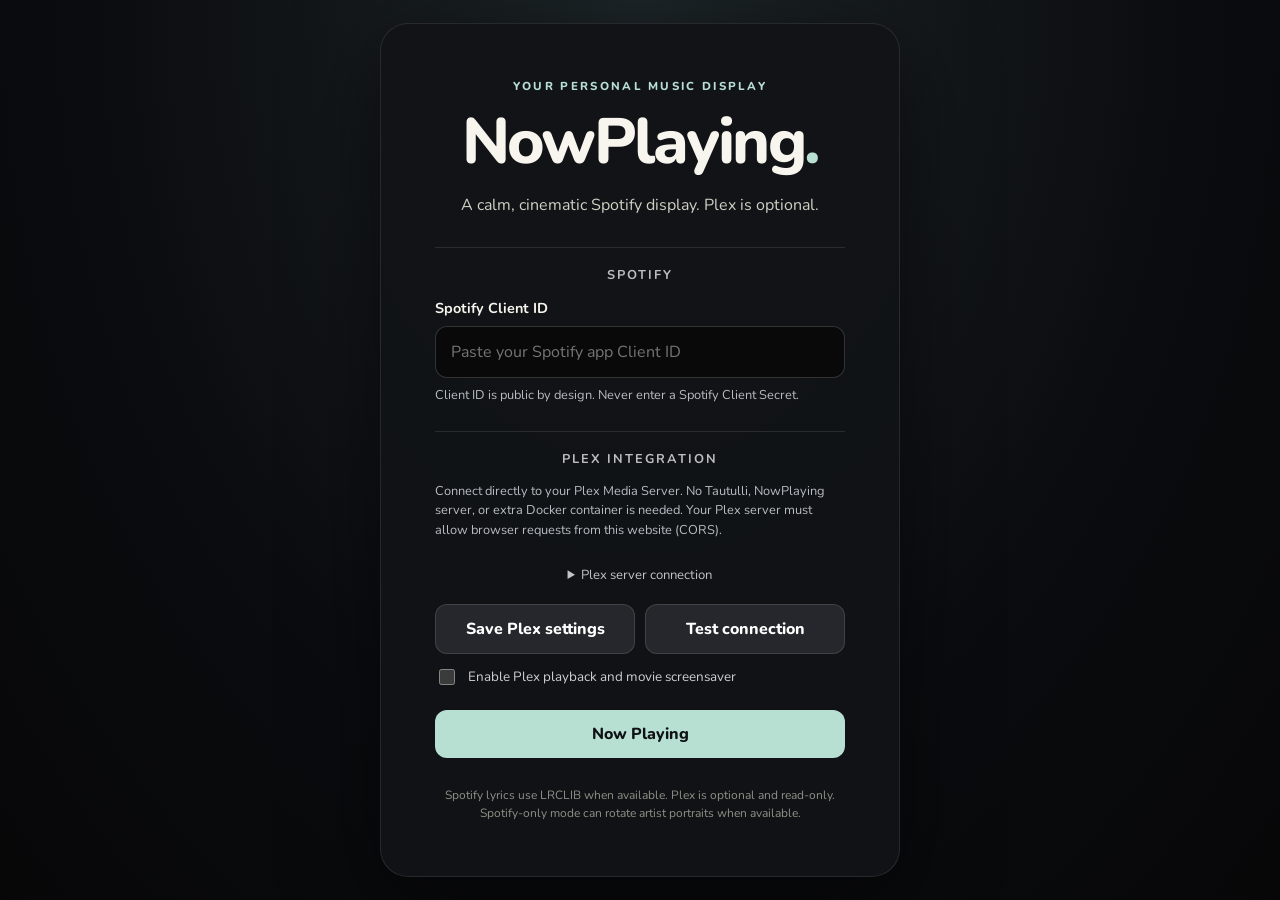
<file: index.html>
<!doctype html>
<html lang="en">
<head>
<meta charset="utf-8"><meta name="viewport" content="width=device-width,initial-scale=1">
<meta name="theme-color" content="#080a0d"><meta name="mobile-web-app-capable" content="yes"><meta name="apple-mobile-web-app-capable" content="yes"><meta name="apple-mobile-web-app-status-bar-style" content="black-translucent"><link rel="manifest" href="manifest.webmanifest"><link rel="icon" href="pwa-icon.svg" type="image/svg+xml"><link rel="apple-touch-icon" href="pwa-icon.svg"><title>NowPlaying — Setup</title>
<link rel="stylesheet" href="style.css">
</head>
<body class="launcher">
<main class="launch-card setup-card">
  <p class="eyebrow">YOUR PERSONAL MUSIC DISPLAY</p>
  <h1>NowPlaying<span>.</span></h1>
  <p class="subtitle">A calm, cinematic Spotify display. Plex is optional.</p>

  <section class="setup-section">
    <h2>Spotify</h2>
    <label class="client-label" for="clientId">Spotify Client ID</label>
    <input id="clientId" autocomplete="off" spellcheck="false" placeholder="Paste your Spotify app Client ID">
    <p class="hint">Client ID is public by design. Never enter a Spotify Client Secret.</p>
  </section>

  <section class="setup-section">
    <h2>Plex integration</h2>
    <p class="hint">Connect directly to your Plex Media Server. No Tautulli, NowPlaying server, or extra Docker container is needed. Your Plex server must allow browser requests from this website (CORS).</p>
    <details class="direct-settings">
      <summary>Plex server connection</summary>
      <p class="hint security-note">Your Plex URL and token are saved in this browser profile, not in GitHub. Anyone or any script with access to this browser profile can potentially read them. Use a limited, trusted Plex account/token where possible.</p>
      <label class="client-label" for="plexUrl">Plex server URL</label>
      <input id="plexUrl" type="url" inputmode="url" autocomplete="url" spellcheck="false" placeholder="https://your-plex-server.example.com">
      <label class="client-label" for="plexToken">Plex token</label>
      <input id="plexToken" type="password" autocomplete="new-password" spellcheck="false" placeholder="Paste your Plex token">
      <label class="client-label" for="plexUsers">Plex usernames to show <span class="optional">comma-separated</span></label>
      <input id="plexUsers" type="text" autocomplete="off" spellcheck="false" placeholder="e.g. your-plex-user, family-account">
      <p class="hint">Only playback sessions matching these usernames will be shown. Leave blank to show no Plex sessions.</p>
    </details>
    <div class="settings-actions">
      <button id="savePlexBtn" class="secondary">Save Plex settings</button>
      <button id="testPlexBtn" class="secondary">Test connection</button>
    </div>
    <label class="toggle-row"><input id="plexEnabled" type="checkbox" checked> Enable Plex playback and movie screensaver</label>
    <p id="plexStatus" role="status" class="status"></p>
  </section>

  <div class="actions">
    <button id="nowPlayingBtn">Now Playing</button>
  </div>
  <p id="status" role="status" class="status"></p>
  <button id="disconnectBtn" class="link-button" hidden>Disconnect Spotify on this browser</button>
  <p class="footer">Spotify lyrics use LRCLIB when available. Plex is optional and read-only. Spotify-only mode can rotate artist portraits when available.</p>
</main>
<script src="app.js"></script>
<script>if ("serviceWorker" in navigator) { window.addEventListener("load", () => navigator.serviceWorker.register("./sw.js").catch(console.error)); }</script></body>
</html>
</file>
<file: style.css>
@import url('https://fonts.googleapis.com/css2?family=Nunito:wght@400;600;700;800&display=swap');
:root{color-scheme:dark;--gold:#f1d783;--gold-dark:#624b0b;--bg:#10110f;--muted:#b7b7ac}
*{box-sizing:border-box}body{margin:0;min-height:100vh;background:radial-gradient(ellipse at 50% 10%,#29271c 0,#10110f 55%,#070807 100%);color:#f7f5ed;font-family:Nunito,system-ui,sans-serif}
.launcher{display:grid;place-items:center;padding:22px}.launch-card{width:min(100%,600px);padding:clamp(26px,6vw,54px);border:1px solid #ffffff18;border-radius:28px;background:#10110fe8;box-shadow:0 25px 90px #0008;text-align:center}
.eyebrow{font-size:.75rem;font-weight:800;letter-spacing:.18em;color:var(--gold);margin:0 0 14px}
h1{font-size:clamp(2.2rem,8vw,4rem);line-height:1.08;margin:0;font-weight:800;letter-spacing:-.04em}.launch-card h1 span{color:var(--gold)}
.subtitle{color:#d1d0c5;line-height:1.6;margin:16px 0 28px}.client-label{display:block;text-align:left;font-weight:700;font-size:.9rem;margin:0 0 8px}
input{width:100%;padding:14px 15px;border-radius:12px;border:1px solid #ffffff2c;background:#080908;color:#fff;font:inherit;outline:none}input:focus{border-color:var(--gold)}
.hint{color:var(--muted);font-size:.8rem;text-align:left;line-height:1.5;margin:8px 0 18px}.actions{display:flex;gap:12px;flex-wrap:wrap}button{font:inherit;font-weight:800;border:0;border-radius:12px;padding:13px 18px;background:var(--gold-dark);color:#fff5d9;cursor:pointer}button:hover{filter:brightness(1.18)}.actions button{flex:1;min-width:140px}.secondary{background:#292a24;border:1px solid #ffffff20}.status,.message{color:var(--gold);font-size:.9rem;line-height:1.5;overflow-wrap:anywhere}.link-button{background:transparent;text-decoration:underline;color:#ddd;padding:8px}.footer{font-size:.75rem;color:#8f9086;line-height:1.5;margin:28px 0 0}
.display{overflow:hidden;position:relative;background:linear-gradient(#070807c9,#070807ed),var(--album-bg,radial-gradient(ellipse at center,#343023,#0b0c0b));background-size:cover;background-position:center}.display:before{content:"";position:absolute;inset:-30px;background:var(--album-bg);background-size:cover;background-position:center;filter:blur(70px);opacity:.18;transform:scale(1.1)}.display-wrap{position:relative;z-index:1;min-height:100vh;display:grid;place-items:center;padding:40px}.player{width:min(1100px,100%);display:grid;grid-template-columns:minmax(220px,380px) 1fr;gap:clamp(28px,5vw,64px);align-items:center;padding:clamp(24px,4vw,48px);border-radius:30px;background:#0d0e0dcc;border:1px solid #ffffff10;box-shadow:0 30px 100px #0005;backdrop-filter:blur(20px)}.cover{display:block;width:100%;aspect-ratio:1;object-fit:cover;border-radius:18px;box-shadow:0 15px 50px #0008}.details{min-width:0}.details h1{font-size:clamp(1.8rem,4vw,3.5rem);overflow-wrap:anywhere}.artist{font-size:clamp(1rem,2vw,1.35rem);color:#d0cfc5;margin:14px 0 28px}.lyrics{min-height:100px;margin:18px 0 30px}.lyric{margin:10px 0;font-size:clamp(.95rem,1.8vw,1.3rem);line-height:1.45}.dim{color:#92938a}.current{color:#fff2c2;font-weight:800;font-size:clamp(1.15rem,2.4vw,1.8rem)}.progress{height:7px;border-radius:99px;background:#ffffff24;overflow:hidden}.progress div{height:100%;width:0;background:var(--gold);border-radius:99px;transition:width .3s linear}.times{display:flex;justify-content:space-between;color:#c6c6bb;font-size:.8rem;margin-top:10px}.back{position:absolute;top:18px;left:20px;background:#1118;border:1px solid #ffffff20;padding:8px 12px;font-size:.8rem}.message{min-height:1.4em}.projector .player{grid-template-columns:minmax(200px,32vw) 1fr;max-width:1300px}.projector .back{opacity:.12}.projector .back:hover{opacity:1}
@media(max-width:700px){.display-wrap{padding:64px 18px 24px}.player,.projector .player{grid-template-columns:1fr;gap:24px;padding:20px}.cover{width:min(68vw,300px);margin:auto}.details{text-align:center}.lyrics{margin:18px 0}.projector .back{opacity:.5}.details h1{font-size:2rem}}

/* Refined NowPlaying atmosphere and playback UI */
:root{--accent:#b8e0d2;--accent-soft:rgba(184,224,210,.22);--accent-glow:rgba(184,224,210,.4)}
.display{background:#08090b}
.artist-backdrop{position:fixed;inset:-8%;z-index:0;background-position:center;background-size:cover;filter:blur(40px) saturate(1.25);opacity:0;transform:scale(1.06);transition:opacity 1s ease}
.artist-backdrop.visible{opacity:.38}
.display:after{content:"";position:fixed;inset:0;z-index:0;background:linear-gradient(110deg,rgba(5,6,8,.8),rgba(5,6,8,.55),rgba(5,6,8,.82)),radial-gradient(ellipse at 45% 45%,var(--accent-soft),transparent 65%);pointer-events:none}
.display-wrap{z-index:1;padding-top:80px;padding-bottom:118px}
.topbar{position:fixed;z-index:3;top:24px;left:28px;right:28px;display:flex;justify-content:space-between;align-items:center;pointer-events:none}
.clock{font-size:clamp(1rem,2vw,1.4rem);font-weight:800;letter-spacing:.04em;font-variant-numeric:tabular-nums;text-shadow:0 2px 20px #0008}
.topbar .back{position:static;pointer-events:auto;backdrop-filter:blur(12px)}
.player{backdrop-filter:blur(24px);background:linear-gradient(135deg,rgba(20,21,24,.82),rgba(12,13,16,.62));border-color:#ffffff20}
.cover{box-shadow:0 22px 65px #0007,0 0 65px var(--accent-glow);transition:box-shadow .8s}
.eyebrow,.queue-label{color:var(--accent)}
.progress div{background:var(--accent);box-shadow:0 0 14px var(--accent-glow)}
.current{text-shadow:0 0 24px var(--accent-glow)}
.controls{display:flex;align-items:center;gap:14px;margin-top:25px}
.control{display:grid;place-items:center;width:52px;height:52px;padding:0;border-radius:50%;font-size:1.1rem;background:#ffffff12;border:1px solid #ffffff26;color:#fff;backdrop-filter:blur(10px)}
.control.primary{width:62px;height:62px;font-size:1.3rem;background:var(--accent);color:#111;border-color:transparent;box-shadow:0 6px 30px var(--accent-glow)}
.control:disabled{opacity:.4;cursor:wait}
.control-label{font-size:.76rem;color:#b9bac3}
.queue-card{position:fixed;z-index:3;right:26px;bottom:22px;width:min(310px,calc(100vw - 36px));display:flex;gap:12px;align-items:center;padding:12px 14px;border:1px solid #ffffff20;border-radius:18px;background:rgba(14,15,18,.78);backdrop-filter:blur(22px);box-shadow:0 12px 44px #0004}
.queue-card.empty{opacity:.8}.queue-cover{width:52px;height:52px;flex:none;object-fit:cover;border-radius:10px}.queue-copy{min-width:0}.queue-label{font-size:.62rem;font-weight:800;letter-spacing:.16em;text-transform:uppercase;margin-bottom:4px}.queue-title{font-size:.88rem;font-weight:800;white-space:nowrap;overflow:hidden;text-overflow:ellipsis}.queue-artist{font-size:.74rem;color:#b8b9c2;white-space:nowrap;overflow:hidden;text-overflow:ellipsis;margin-top:3px}
@media(max-width:700px){.topbar{top:14px;left:16px;right:16px}.display-wrap{padding:72px 18px 150px}.controls{justify-content:center}.control-label{display:none}.queue-card{right:16px;bottom:14px}.artist-backdrop{filter:blur(30px) saturate(1.2)}}


/* High-contrast redesign: Spotify-inspired stage, not a blurred album-cover wallpaper */
:root{color-scheme:dark;--accent:#b8e0d2;--accent-soft:rgba(184,224,210,.18);--accent-glow:rgba(184,224,210,.28);--ink:#090a0c;--panel:#111317;--text:#f7f7f8;--muted:#b8bbc3}
.display{background:#090a0c!important;color:var(--text);isolation:isolate}
.display:before{display:none!important}
.artist-backdrop{position:fixed;inset:-5%;z-index:-2;background-position:center 35%;background-size:cover;filter:blur(22px) saturate(.9);opacity:0;transform:scale(1.08);transition:opacity .8s ease}
.artist-backdrop.visible{opacity:.56}
.display:after{content:"";position:fixed;inset:0;z-index:-1;background:linear-gradient(90deg,rgba(7,8,10,.88) 0%,rgba(7,8,10,.62) 55%,rgba(7,8,10,.83) 100%),linear-gradient(0deg,rgba(7,8,10,.86),transparent 70%),radial-gradient(ellipse at 50% 30%,var(--accent-soft),transparent 70%);pointer-events:none}
.display-wrap{position:relative;z-index:1;min-height:100svh;display:grid;place-items:center;padding:90px 5vw 110px}
.topbar{position:fixed;z-index:5;top:24px;left:30px;right:30px;display:flex;justify-content:space-between;align-items:center;pointer-events:none}
.clock{font-size:1.05rem;font-weight:800;letter-spacing:.04em;font-variant-numeric:tabular-nums;color:#fff;text-shadow:0 2px 18px #000}
.topbar .back{position:static;pointer-events:auto;background:rgba(16,17,20,.7);color:#fff;border:1px solid #ffffff24;border-radius:999px;padding:10px 16px;font-size:.8rem;opacity:.72;backdrop-filter:blur(16px)}
.topbar .back:hover{opacity:1}
.player{width:min(1320px,100%);display:grid;grid-template-columns:minmax(240px,42%) minmax(0,1fr);gap:clamp(30px,5vw,76px);align-items:center;padding:clamp(24px,4vw,58px);border-radius:30px;background:rgba(13,14,17,.62);border:1px solid #ffffff17;box-shadow:0 30px 100px #0006;backdrop-filter:blur(24px)}
.cover{display:block;width:100%;aspect-ratio:1;object-fit:cover;border-radius:14px;box-shadow:0 22px 65px #0008}
.details{min-width:0}.eyebrow,.queue-label{color:var(--accent);font-size:.72rem;font-weight:800;letter-spacing:.2em;text-transform:uppercase}
.details h1{font-size:clamp(2rem,4.5vw,4.8rem);line-height:1.05;letter-spacing:-.045em;color:#fff;overflow-wrap:anywhere;text-shadow:0 2px 24px #0006}
.artist{font-size:clamp(1rem,1.7vw,1.35rem);color:#e0e1e5;margin:16px 0 32px}
.lyrics{min-height:100px;margin:18px 0 28px}.lyric{margin:10px 0;font-size:clamp(.95rem,1.8vw,1.3rem);line-height:1.45}.dim{color:#b8bbc3}.current{color:#fff;font-weight:800;font-size:clamp(1.15rem,2.4vw,1.8rem);text-shadow:0 2px 18px #000}
.progress{height:5px;border-radius:99px;background:rgba(255,255,255,.23);overflow:hidden}.progress div{height:100%;width:0;background:var(--accent);border-radius:99px;transition:width .3s linear}
.times{display:flex;justify-content:space-between;color:#d5d6db;font-size:.8rem;margin-top:10px;font-variant-numeric:tabular-nums}
.controls{display:flex;align-items:center;gap:14px;margin-top:28px}.control{display:grid;place-items:center;width:54px;height:54px;padding:0;border-radius:50%;font-size:1.1rem;background:rgba(255,255,255,.09);border:1px solid rgba(255,255,255,.24);color:#fff;backdrop-filter:blur(10px)}.control:hover{background:rgba(255,255,255,.17)}.control.primary{width:64px;height:64px;font-size:1.35rem;background:var(--accent);color:#101114;border:1px solid rgba(255,255,255,.2);box-shadow:0 6px 24px var(--accent-glow)}.control:disabled{opacity:.45;cursor:wait}.control-label{font-size:.78rem;color:#d0d1d7}.message{min-height:1.4em;margin-top:14px;color:#f0f0f2;font-size:.88rem;line-height:1.5}
.queue-card{position:fixed;z-index:5;right:26px;bottom:24px;width:min(320px,calc(100vw - 36px));display:flex;gap:12px;align-items:center;padding:12px 14px;border:1px solid #ffffff24;border-radius:18px;background:rgba(13,14,17,.88);backdrop-filter:blur(24px);box-shadow:0 12px 44px #0006}.queue-card.empty{opacity:.86}.queue-cover{width:54px;height:54px;flex:none;object-fit:cover;border-radius:10px}.queue-copy{min-width:0}.queue-label{font-size:.63rem;letter-spacing:.17em;margin-bottom:5px}.queue-title{font-size:.9rem;font-weight:800;color:#fff;white-space:nowrap;overflow:hidden;text-overflow:ellipsis}.queue-artist{font-size:.76rem;color:#c5c7ce;white-space:nowrap;overflow:hidden;text-overflow:ellipsis;margin-top:3px}
.projector .player{grid-template-columns:minmax(240px,39%) minmax(0,1fr);max-width:1420px}.projector .back{opacity:.45}.projector .back:hover{opacity:1}
.launcher{background:radial-gradient(ellipse at 50% 0,#1d2528 0,#0b0c0f 60%,#070708 100%)}.launch-card{background:#111317f2}.launch-card h1 span{color:#b8e0d2}.launcher .eyebrow,.launcher .status{color:#b8e0d2}.launcher input:focus{border-color:#b8e0d2}.launcher .actions button:first-child{background:#b8e0d2;color:#101114}.launcher .secondary{background:#25272c;color:#fff}
@media(max-width:760px){.topbar{top:14px;left:16px;right:16px}.display-wrap{padding:72px 16px 150px}.player,.projector .player{grid-template-columns:1fr;gap:22px;padding:20px;border-radius:22px}.cover{width:min(66vw,280px);margin:auto}.details{text-align:center}.details h1{font-size:clamp(1.9rem,8vw,2.6rem)}.artist{margin:12px 0 22px}.controls{justify-content:center}.control-label{display:none}.queue-card{right:14px;bottom:12px}.artist-backdrop{filter:blur(28px) saturate(.9)}}


/* Precise, consistent vector playback controls */
.controls{gap:12px}
.control{display:grid;place-items:center;flex:none;width:48px;height:48px;padding:0;border-radius:50%;line-height:0;transition:background .18s,border-color .18s,transform .18s,opacity .18s}
.control:hover:not(:disabled){transform:translateY(-1px);border-color:#ffffff55}
.control.primary{width:58px;height:58px}
.control.primary:hover:not(:disabled){filter:brightness(1.06)}
.icon-wrap,.button-icon{display:grid;place-items:center;width:23px;height:23px;line-height:0}
.icon-wrap svg,.button-icon{display:block;width:100%;height:100%}
.control.primary .icon-wrap{width:25px;height:25px}
.control:focus-visible,.back:focus-visible{outline:2px solid var(--accent);outline-offset:4px}
.control-label{font-size:.76rem;letter-spacing:.01em}
.message{color:#f5d98a}


/* Mockup-inspired composition with dedicated lyrics space */
.display-wrap{min-height:100svh;padding:clamp(100px,12vh,150px) 5vw clamp(150px,17vh,190px);place-items:center}
.topbar{top:clamp(22px,4vh,42px);left:clamp(26px,4.2vw,72px);right:clamp(26px,4.2vw,72px)}
.clock{font-size:clamp(2.25rem,5.4vw,4.4rem);font-weight:400;letter-spacing:-.045em;line-height:1;color:#fff}
.player,.projector .player{width:min(1180px,100%);max-width:1180px;grid-template-columns:minmax(220px,34%) minmax(0,1fr);gap:clamp(28px,3.5vw,54px);padding:clamp(24px,3.5vw,48px);border-radius:30px;background:rgba(20,20,23,.48);border:1px solid rgba(255,255,255,.28);box-shadow:0 28px 90px #0005;backdrop-filter:blur(28px) saturate(1.15)}
.cover{width:100%;aspect-ratio:1;object-fit:cover;border-radius:12px;box-shadow:0 18px 55px #0006}
.details{text-align:left;display:flex;flex-direction:column;min-width:0}
.details h1{font-size:clamp(2rem,3.6vw,3.65rem);line-height:1.04;letter-spacing:-.045em;margin:0 0 12px}
.artist{font-size:clamp(1.05rem,1.65vw,1.4rem);line-height:1.3;color:rgba(255,255,255,.78);margin:0 0 20px}
/* Reserve a generous lyric stage even when no synced lyrics are available */
.lyrics{display:flex;flex-direction:column;justify-content:center;min-height:clamp(120px,19vh,190px);height:clamp(120px,19vh,190px);overflow:hidden;margin:0 0 22px}
.lyrics[hidden]{display:flex!important;visibility:hidden}
.lyric{margin:7px 0;line-height:1.28;font-size:clamp(1rem,1.65vw,1.4rem);overflow-wrap:anywhere}
.dim{color:rgba(255,255,255,.48);font-weight:500}
.current{color:#fff;font-size:clamp(1.25rem,2.05vw,1.8rem);font-weight:800;text-shadow:0 2px 16px #0006}
.progress{height:5px;background:rgba(255,255,255,.36)}
.progress div{background:var(--accent);box-shadow:0 0 14px var(--accent-glow)}
.times{font-size:.85rem;color:rgba(255,255,255,.85);margin-top:9px}
.controls{gap:14px;margin-top:22px}
.control{width:50px;height:50px;background:rgba(255,255,255,.08);border:1px solid rgba(255,255,255,.5);color:#fff}
.control.primary{width:62px;height:62px;background:var(--accent);color:#171316;border:0;box-shadow:0 7px 25px var(--accent-glow)}
.queue-card{right:clamp(18px,3vw,44px);bottom:clamp(82px,10vh,100px);width:min(340px,calc(100vw - 36px));background:rgba(14,14,17,.78);border-color:rgba(255,255,255,.3);box-shadow:0 12px 38px #0006;backdrop-filter:blur(24px);z-index:10}
.queue-label{color:rgba(255,255,255,.62)}
.queue-title{font-size:.98rem}
.queue-artist{color:rgba(255,255,255,.72)}
.display:after{background:linear-gradient(90deg,rgba(7,8,10,.52),rgba(7,8,10,.36) 55%,rgba(7,8,10,.55)),linear-gradient(0deg,rgba(7,8,10,.6),transparent 65%),linear-gradient(180deg,rgba(7,8,10,.16),transparent 30%),radial-gradient(ellipse at 50% 30%,var(--accent-soft),transparent 70%)}
@media(max-width:760px){
 .display-wrap{padding:90px 16px 150px}
 .clock{font-size:clamp(2rem,10vw,3.1rem)}
 .player,.projector .player{grid-template-columns:minmax(0,1fr);gap:20px;padding:20px;width:min(100%,520px)}
 .cover{width:min(56vw,230px);margin:0 auto}
 .details h1{font-size:clamp(1.8rem,7vw,2.5rem)}
 .artist{margin-bottom:12px}
 .lyrics,.lyrics[hidden]{height:clamp(100px,16vh,145px);min-height:clamp(100px,16vh,145px);margin-bottom:16px}
 .lyrics[hidden]{display:flex!important;visibility:hidden}
 .lyric{font-size:1rem}.current{font-size:1.2rem}
 .controls{margin-top:18px}
 .queue-card{right:14px;bottom:14px}
}
@media(max-height:760px) and (min-width:761px){
 .display-wrap{padding-top:90px;padding-bottom:125px}
 .player,.projector .player{padding:22px;gap:30px}
 .cover{max-height:56vh}
 .lyrics,.lyrics[hidden]{height:clamp(88px,15vh,125px);min-height:clamp(88px,15vh,125px)}
 .queue-card{bottom:18px}
}

/* Final layout pass: dimensions follow the 1161 × 581 reference card */
.artist-backdrop{display:none!important}
.display{background:#080b0f!important}
.display:after{background:linear-gradient(180deg,rgba(5,7,10,.18),rgba(5,7,10,.42))!important}
.display-wrap{padding:clamp(70px,10vh,110px) 24px clamp(92px,12vh,130px)!important;min-height:100svh}
.player,.projector .player{
  box-sizing:border-box;position:relative;isolation:isolate;overflow:hidden;
  width:min(1161px,calc(100vw - 48px));height:min(581px,calc(100svh - 170px));
  min-height:490px;max-width:1161px;
  grid-template-columns:minmax(0,436fr) minmax(0,509fr);
  gap:clamp(28px,6.2vw,72px);
  padding:clamp(28px,6.2vw,72px);
  border-radius:28px;
  background:rgba(12,17,22,.72);
  border:1px solid rgba(255,255,255,.2);
  box-shadow:0 24px 80px rgba(0,0,0,.28);
  backdrop-filter:none;
}
.player::before{
  content:"";position:absolute;inset:-22px;z-index:-2;
  background-image:var(--artist-image,none);background-size:cover;background-position:center 32%;
  filter:blur(26px) saturate(.82);transform:scale(1.08);opacity:.52;pointer-events:none;z-index:0;
}
.player::after{
  content:"";position:absolute;inset:0;z-index:0;
  background:linear-gradient(90deg,rgba(8,12,16,.7),rgba(8,12,16,.56));
  pointer-events:none;
}
.cover{position:relative;z-index:1;width:100%;height:100%;max-height:436px;aspect-ratio:1;object-fit:cover;border-radius:12px;align-self:center}
.details{position:relative;z-index:1;min-width:0;height:100%;max-height:436px;display:flex;flex-direction:column;justify-content:flex-start;overflow:hidden}
.details h1{font-size:clamp(1.8rem,3.15vw,3.2rem);line-height:1.05;letter-spacing:-.04em;margin:0 0 10px;display:-webkit-box;-webkit-line-clamp:2;-webkit-box-orient:vertical;overflow:hidden}
.artist{font-size:clamp(1rem,1.55vw,1.3rem);margin:0 0 18px;line-height:1.25}
.lyrics,.lyrics[hidden]{height:clamp(100px,17vh,160px);min-height:clamp(100px,17vh,160px);max-height:160px;flex:1 1 auto;margin:0 0 16px;display:flex!important;visibility:visible;flex-direction:column;justify-content:center;overflow:hidden}
.lyrics[hidden] p{visibility:hidden}
.lyric{font-size:clamp(.95rem,1.35vw,1.25rem);line-height:1.28;margin:6px 0}
.current{font-size:clamp(1.05rem,1.75vw,1.55rem);line-height:1.22}
.progress{flex:none;margin-top:auto}
.times{flex:none;margin-top:8px}
.controls{flex:none;margin-top:18px}
.message{flex:none;font-size:.8rem;line-height:1.35;max-height:2.7em;overflow:hidden;margin:8px 0 0}
.queue-card{z-index:20;right:clamp(16px,3vw,40px);bottom:clamp(14px,2.5vh,28px);width:min(340px,calc(100vw - 32px))}
@media(max-width:760px){
 .display-wrap{padding:76px 14px 150px!important}
 .player,.projector .player{width:100%;height:auto;min-height:0;max-width:540px;grid-template-columns:1fr;gap:20px;padding:24px}
 .cover{width:min(54vw,220px);height:auto;max-height:none;margin:0 auto}
 .details{height:auto;max-height:none;overflow:visible}
 .details h1{font-size:clamp(1.8rem,7vw,2.5rem)}
 .artist{margin-bottom:10px}
 .lyrics,.lyrics[hidden]{height:120px;min-height:120px;max-height:120px;flex:none;margin-bottom:16px}
 .progress{margin-top:0}
 .queue-card{right:12px;bottom:12px}
}
@media(max-height:700px) and (min-width:761px){
 .display-wrap{padding:48px 24px 70px!important}
 .player,.projector .player{height:min(581px,calc(100svh - 100px));min-height:430px;padding:clamp(24px,5vh,48px);gap:clamp(24px,5vw,58px)}
 .cover,.details{max-height:100%}
 .lyrics,.lyrics[hidden]{height:clamp(80px,13vh,120px);min-height:clamp(80px,13vh,120px)}
}

/* Background and glass are separate layers: show the artist image around the card */
.display{background:#080b0f!important}
.artist-backdrop{display:block!important;position:fixed!important;inset:0!important;z-index:0!important;
  background-position:center 34%!important;background-size:cover!important;filter:none!important;
  opacity:.82!important;transform:none!important;transition:opacity .6s ease}
.display:after{z-index:1!important;background:linear-gradient(180deg,rgba(4,6,9,.12),rgba(4,6,9,.28) 55%,rgba(4,6,9,.5))!important}
.display-wrap{position:relative;z-index:2!important}
.player,.projector .player{
  width:min(1161px,calc(100vw - 48px))!important;
  height:min(581px,calc(100svh - 170px))!important;
  min-height:0!important;
  padding:72px!important;
  gap:72px!important;
  grid-template-columns:minmax(0,436px) minmax(0,509px)!important;
  background:rgba(24,27,31,.44)!important;
  border:1px solid rgba(255,255,255,.22)!important;
  border-radius:28px!important;
  box-shadow:0 24px 80px rgba(0,0,0,.2)!important;
  backdrop-filter:blur(28px) saturate(1.08)!important;
  -webkit-backdrop-filter:blur(28px) saturate(1.08)!important;
  overflow:hidden!important;
}
.player::before,.player::after{display:none!important}
.cover{width:100%!important;height:auto!important;max-height:none!important;aspect-ratio:1!important;align-self:start!important;border-radius:12px!important;object-fit:cover}
.details{height:436px!important;max-height:436px!important;align-self:start!important;overflow:hidden!important;display:flex!important;flex-direction:column!important}
.details h1{flex:0 0 auto!important;margin:0 0 10px!important;max-height:2.1em!important}
.artist{flex:0 0 auto!important;margin:0 0 18px!important}
.lyrics,.lyrics[hidden]{flex:1 1 auto!important;height:auto!important;min-height:0!important;max-height:none!important;margin:0 0 18px!important;overflow:hidden!important;justify-content:center!important}
.lyrics[hidden]{visibility:hidden!important}
.lyric{display:-webkit-box!important;-webkit-box-orient:vertical!important;-webkit-line-clamp:2!important;overflow:hidden!important;margin:5px 0!important;line-height:1.3!important}
.progress{flex:0 0 5px!important;margin-top:0!important}
.times{flex:0 0 auto!important;margin-top:8px!important}
.controls{flex:0 0 auto!important;margin-top:18px!important}
.message{flex:0 0 auto!important;max-height:1.4em!important;white-space:nowrap!important;text-overflow:ellipsis!important}
.queue-card{z-index:10!important}
@media(max-width:760px){
 .artist-backdrop{opacity:.68!important}
 .display-wrap{padding:76px 14px 150px!important}
 .player,.projector .player{width:100%!important;height:auto!important;min-height:0!important;padding:24px!important;gap:20px!important;grid-template-columns:minmax(0,1fr)!important}
 .cover{width:min(54vw,220px)!important;height:auto!important;margin:0 auto!important}
 .details{height:auto!important;max-height:none!important;overflow:visible!important}
 .lyrics,.lyrics[hidden]{height:120px!important;min-height:120px!important;max-height:120px!important;flex:none!important}
 .progress{margin-top:0!important}
}
@media(max-height:700px) and (min-width:761px){
 .display-wrap{padding:50px 24px 72px!important}
 .player,.projector .player{height:min(581px,calc(100svh - 122px))!important;padding:clamp(24px,5vh,48px)!important;gap:clamp(24px,5vw,58px)!important;grid-template-columns:minmax(0,1fr) minmax(0,1.17fr)!important}
 .cover{max-height:100%!important}
 .details{height:100%!important;max-height:100%!important}
}

/* Spacing and integrated Up Next card */
.display-wrap{padding-top:clamp(132px,17vh,168px)!important;padding-bottom:clamp(28px,5vh,52px)!important}
.topbar{top:clamp(22px,3.5vh,36px)!important;left:clamp(28px,4.2vw,72px)!important;right:clamp(28px,4.2vw,72px)!important}
.clock{line-height:1!important}
.player,.projector .player{position:relative!important}
.queue-card{
 position:absolute!important;right:clamp(24px,3vw,40px)!important;bottom:clamp(20px,3vw,32px)!important;
 width:min(300px,38%)!important;min-height:68px!important;
 padding:8px 12px!important;gap:10px!important;
 border:0!important;outline:0!important;border-radius:16px!important;
 background:rgba(10,12,15,.72)!important;box-shadow:none!important;
 backdrop-filter:blur(16px)!important;-webkit-backdrop-filter:blur(16px)!important;
 z-index:4!important;
}
.queue-cover{width:46px!important;height:46px!important;border-radius:9px!important}
.queue-label{font-size:.58rem!important;letter-spacing:.16em!important;margin-bottom:3px!important}
.queue-title{font-size:.82rem!important}
.queue-artist{font-size:.7rem!important}
@media(max-width:760px){
 .display-wrap{padding-top:90px!important;padding-bottom:130px!important}
 .queue-card{position:relative!important;right:auto!important;bottom:auto!important;width:100%!important;max-width:500px!important;margin:16px auto 0!important}
 .player,.projector .player{overflow:visible!important}
}
@media(max-height:700px) and (min-width:761px){
 .display-wrap{padding-top:92px!important;padding-bottom:28px!important}
 .player,.projector .player{height:min(581px,calc(100svh - 120px))!important}
}

/* Composition refinement: scale the whole panel uniformly and keep it centered */
.display-wrap{
 min-height:100svh!important;box-sizing:border-box!important;
 padding:0 40px!important;display:grid!important;place-items:center!important;
}
.topbar{top:clamp(24px,4vh,42px)!important;left:clamp(28px,4.2vw,72px)!important;right:clamp(28px,4.2vw,72px)!important}
.player,.projector .player{
 width:min(1100px,calc(100vw - 80px))!important;
 max-width:1100px!important;height:auto!important;min-height:0!important;
 aspect-ratio:1161 / 581!important;
 box-sizing:border-box!important;
 grid-template-columns:minmax(0,436fr) minmax(0,509fr)!important;
 gap:6.2%!important;padding:6.2%!important;
 border-radius:28px!important;position:relative!important;overflow:hidden!important;
}
.cover{width:100%!important;height:auto!important;aspect-ratio:1!important;max-height:none!important;align-self:center!important;border-radius:12px!important}
.details{height:100%!important;max-height:100%!important;min-height:0!important;overflow:hidden!important}
.queue-card{
 position:absolute!important;right:20px!important;bottom:18px!important;z-index:5!important;
 width:min(285px,36%)!important;min-height:0!important;padding:8px 10px!important;
 display:flex!important;align-items:center!important;gap:10px!important;
 border:0!important;outline:0!important;border-radius:14px!important;
 background:rgba(8,10,13,.74)!important;box-shadow:none!important;
 backdrop-filter:blur(16px)!important;-webkit-backdrop-filter:blur(16px)!important;
}
.queue-cover{width:44px!important;height:44px!important;border-radius:8px!important}
.queue-label{font-size:.56rem!important;letter-spacing:.15em!important;margin-bottom:2px!important}
.queue-title{font-size:.8rem!important}
.queue-artist{font-size:.68rem!important}
@media(max-width:760px){
 .display-wrap{padding:88px 14px 24px!important;place-items:start center!important}
 .player,.projector .player{width:min(100%,520px)!important;aspect-ratio:auto!important;height:auto!important;grid-template-columns:minmax(0,1fr)!important;gap:20px!important;padding:24px!important;overflow:visible!important}
 .cover{width:min(54vw,220px)!important;margin:0 auto!important}
 .details{height:auto!important;max-height:none!important;overflow:visible!important}
 .queue-card{position:relative!important;right:auto!important;bottom:auto!important;width:100%!important;max-width:none!important;margin:14px 0 0!important}
}
@media(max-height:720px) and (min-width:761px){
 .display-wrap{padding:90px 24px 20px!important}
 .player,.projector .player{width:min(1030px,calc((100svh - 120px) * 1.92),calc(100vw - 80px))!important}
}

/* Clean final composition: one backdrop, one centered glass card */
.display{background:#080a0d!important;isolation:isolate!important}
.display:before{display:none!important;content:none!important}
.artist-backdrop{position:fixed!important;inset:0!important;z-index:-2!important;display:block!important;background-size:cover!important;background-position:center 35%!important;filter:blur(0)!important;opacity:0!important;transform:none!important;transition:opacity .6s ease!important}
.artist-backdrop.visible{opacity:.68!important}
.display:after{z-index:-1!important;background:linear-gradient(180deg,rgba(4,6,9,.26),rgba(4,6,9,.48))!important}
.display-wrap{min-height:100svh!important;height:100svh!important;box-sizing:border-box!important;padding:0 24px!important;display:grid!important;place-items:center!important;position:relative!important;z-index:1!important}
.topbar{top:clamp(20px,3.5vh,36px)!important;left:clamp(26px,4.2vw,72px)!important;right:clamp(26px,4.2vw,72px)!important}
.player,.projector .player{position:relative!important;isolation:isolate!important;overflow:hidden!important;width:min(1000px,calc(100vw - 64px),calc((100svh - 130px) * 1.92))!important;max-width:1000px!important;min-height:0!important;height:auto!important;aspect-ratio:1161 / 581!important;box-sizing:border-box!important;grid-template-columns:minmax(0,436fr) minmax(0,509fr)!important;gap:6.2%!important;padding:6.2%!important;border:1px solid rgba(255,255,255,.18)!important;border-radius:26px!important;background:rgba(18,21,25,.58)!important;box-shadow:0 22px 70px rgba(0,0,0,.24)!important;backdrop-filter:blur(30px) saturate(1.08)!important;-webkit-backdrop-filter:blur(30px) saturate(1.08)!important}
.player::before,.player::after{content:none!important;display:none!important}
.cover{position:relative!important;z-index:1!important;width:100%!important;height:auto!important;aspect-ratio:1!important;max-height:none!important;align-self:center!important;border-radius:10px!important;object-fit:cover!important}
.details{position:relative!important;z-index:1!important;height:100%!important;max-height:100%!important;min-height:0!important;overflow:hidden!important;display:flex!important;flex-direction:column!important}
.details h1,.artist{flex:0 0 auto!important}
.lyrics,.lyrics[hidden]{flex:1 1 auto!important;min-height:0!important;height:auto!important;max-height:none!important;overflow:hidden!important;margin:clamp(8px,1.5vh,18px) 0!important}
.lyrics[hidden]{visibility:hidden!important}
.queue-card{position:absolute!important;right:18px!important;bottom:16px!important;z-index:4!important;width:min(265px,34%)!important;min-height:0!important;padding:7px 9px!important;margin:0!important;display:flex!important;align-items:center!important;gap:9px!important;border:0!important;outline:0!important;border-radius:12px!important;background:rgba(7,9,12,.82)!important;box-shadow:none!important;backdrop-filter:blur(14px)!important;-webkit-backdrop-filter:blur(14px)!important}
.queue-cover{width:40px!important;height:40px!important;border-radius:7px!important}
.queue-label{font-size:.54rem!important;letter-spacing:.14em!important;margin-bottom:1px!important}
.queue-title{font-size:.76rem!important;line-height:1.2!important}
.queue-artist{font-size:.65rem!important;margin-top:2px!important}
@media(max-width:760px){.display-wrap{height:auto!important;min-height:100svh!important;padding:88px 14px 24px!important;place-items:start center!important}.player,.projector .player{width:min(100%,520px)!important;height:auto!important;aspect-ratio:auto!important;grid-template-columns:minmax(0,1fr)!important;gap:20px!important;padding:22px!important;overflow:visible!important}.cover{width:min(54vw,220px)!important;margin:0 auto!important}.details{height:auto!important;max-height:none!important;overflow:visible!important}.lyrics,.lyrics[hidden]{height:120px!important;min-height:120px!important;max-height:120px!important;flex:none!important}.queue-card{position:relative!important;right:auto!important;bottom:auto!important;width:100%!important;max-width:none!important;margin:14px 0 0!important}}
@media(max-height:650px) and (min-width:761px){.display-wrap{padding:62px 24px 16px!important}.player,.projector .player{width:min(920px,calc(100vw - 64px),calc((100svh - 90px) * 1.92))!important}}

/* Custom SVG playback controls: album-adaptive magenta-style design */
.control.primary{padding:0!important;background:transparent!important;border:0!important;box-shadow:none!important;width:58px!important;height:58px!important}
#nextBtn.control{padding:0!important;background:transparent!important;border:0!important;box-shadow:none!important;width:48px!important;height:48px!important}
.control .icon-wrap{display:block!important;width:100%!important;height:100%!important;line-height:0!important}
.control .icon-wrap svg{display:block!important;width:100%!important;height:100%!important}
.control.primary:hover:not(:disabled){filter:brightness(1.07)!important;box-shadow:none!important}
#nextBtn:hover:not(:disabled){filter:brightness(1.06)!important}


/* Fix lyric clipping and make album-art spacing symmetrical */
.player,.projector .player{
  width:min(1000px,calc(100vw - 64px),calc((100svh - 72px) * 1.92))!important;
  aspect-ratio:1161 / 581!important;
  padding:6.2%!important;
  gap:6.2%!important;
  align-items:stretch!important;
}
.cover{
  align-self:start!important;
  width:100%!important;
  height:auto!important;
  aspect-ratio:1!important;
  margin:0!important;
  box-shadow:0 18px 48px rgba(0,0,0,.22)!important;
}
.details{
  display:flex!important;
  flex-direction:column!important;
  justify-content:flex-start!important;
  min-width:0!important;
  min-height:0!important;
  overflow:hidden!important;
}
.details h1{line-height:1.08!important;margin:0!important}
.artist{line-height:1.25!important;margin:12px 0 0!important;flex:0 0 auto!important}
.lyrics,.lyrics[hidden]{
  display:grid!important;
  grid-template-rows:minmax(0,1fr) auto minmax(0,1fr)!important;
  align-content:center!important;
  align-items:center!important;
  gap:3px!important;
  flex:1 1 auto!important;
  width:100%!important;
  min-height:0!important;
  height:auto!important;
  max-height:none!important;
  margin:clamp(10px,1.7vh,18px) 0!important;
  padding:0!important;
  overflow:hidden!important;
}
.lyrics[hidden]{display:none!important}
.lyric{
  min-width:0!important;
  width:100%!important;
  margin:0!important;
  line-height:1.22!important;
  overflow:hidden!important;
  text-overflow:ellipsis!important;
  display:-webkit-box!important;
  -webkit-box-orient:vertical!important;
  -webkit-line-clamp:2!important;
}
.lyric.dim{font-size:clamp(.9rem,1.35vw,1.2rem)!important;line-height:1.25!important}
.lyric.current{font-size:clamp(1.1rem,1.8vw,1.55rem)!important;line-height:1.2!important}
.progress{flex:0 0 6px!important}
.times{flex:0 0 auto!important;margin-top:8px!important}
.controls{flex:0 0 auto!important;margin-top:18px!important}
.message{flex:0 0 auto!important;min-height:0!important;margin:4px 0 0!important}
@media(max-width:760px){
 .player,.projector .player{width:min(100%,520px)!important;aspect-ratio:auto!important;padding:22px!important;gap:20px!important;align-items:stretch!important}
 .cover{width:min(54vw,220px)!important;align-self:center!important}
 .details{height:auto!important;max-height:none!important;overflow:visible!important}
 .lyrics,.lyrics[hidden]{height:112px!important;min-height:112px!important;max-height:112px!important;flex:none!important}
}
@media(max-height:700px) and (min-width:761px){
 .player,.projector .player{width:min(920px,calc(100vw - 64px),calc((100svh - 60px) * 1.92))!important}
}


/* Equal artwork inset: same physical inset on every side of the cover */
@media(min-width:761px){
 .player,.projector .player{
   padding:clamp(32px,9.2vw,116px)!important;
   grid-template-columns:minmax(0,.75fr) minmax(0,1fr)!important;
   grid-template-rows:minmax(0,1fr)!important;
   gap:6.2%!important;
   align-items:stretch!important;
 }
 .cover{
   align-self:center!important;
   justify-self:start!important;
   width:auto!important;
   height:100%!important;
   max-width:100%!important;
   aspect-ratio:1!important;
   object-fit:cover!important;
   margin:0!important;
 }
 .details{min-height:0!important;height:100%!important;overflow:hidden!important}
}
@media(max-width:760px){
 .player,.projector .player{padding:22px!important}
 .cover{width:min(54vw,220px)!important;height:auto!important;aspect-ratio:1!important;margin:0 auto!important}
}


/* Final desktop layout correction: modest equal inset, natural content height */
@media(min-width:761px){
 .player,.projector .player{
   width:min(1000px,calc(100vw - 64px),calc((100svh - 56px) * 1.92))!important;
   aspect-ratio:1161 / 581!important;
   padding:4.2%!important;
   gap:5.2%!important;
   grid-template-columns:minmax(0, .82fr) minmax(0, 1fr)!important;
   grid-template-rows:minmax(0,1fr)!important;
   align-items:center!important;
   overflow:hidden!important;
 }
 .cover{
   display:block!important;
   width:100%!important;
   height:auto!important;
   max-width:none!important;
   aspect-ratio:1!important;
   align-self:center!important;
   justify-self:stretch!important;
   margin:0!important;
 }
 .details{
   height:auto!important;
   max-height:100%!important;
   min-height:0!important;
   align-self:center!important;
   justify-content:center!important;
   overflow:visible!important;
 }
 .details h1{font-size:clamp(2rem,3.5vw,3.5rem)!important;line-height:1.08!important}
 .artist{margin:10px 0 0!important}
 .lyrics,.lyrics[hidden]{
   flex:0 1 auto!important;
   min-height:0!important;
   height:clamp(82px,13vh,130px)!important;
   max-height:130px!important;
   margin:12px 0!important;
 }
 .progress{margin-top:8px!important}
 .controls{margin-top:14px!important}
 .control.primary{width:56px!important;height:56px!important}
 #nextBtn.control{width:48px!important;height:48px!important}
}


/* Stable player geometry: artwork defines row height; controls sit on its bottom edge */
@media(min-width:761px){
 .player,.projector .player{
   padding:3.2%!important;
   gap:5.2%!important;
   grid-template-columns:minmax(0,.9fr) minmax(0,1fr)!important;
   grid-template-rows:minmax(0,1fr)!important;
   align-items:stretch!important;
   overflow:hidden!important;
 }
 .cover{
   width:100%!important;
   height:auto!important;
   aspect-ratio:1!important;
   align-self:center!important;
   justify-self:stretch!important;
   margin:0!important;
 }
 .details{
   display:flex!important;
   flex-direction:column!important;
   align-self:stretch!important;
   justify-content:flex-start!important;
   height:100%!important;
   max-height:100%!important;
   min-height:0!important;
   overflow:hidden!important;
 }
 .details h1{flex:0 0 auto!important}
 .artist{flex:0 0 auto!important}
 .lyrics,.lyrics:not([hidden]){
   flex:1 1 auto!important;
   min-height:72px!important;
   height:auto!important;
   max-height:none!important;
   margin:clamp(8px,1.2vh,14px) 0!important;
   overflow:hidden!important;
 }
 .lyrics[hidden]{display:none!important}
 .progress{flex:0 0 6px!important;margin-top:auto!important}
 .times{flex:0 0 auto!important}
 .controls{flex:0 0 auto!important;margin-top:12px!important;align-self:flex-start!important}
 .message{flex:0 0 auto!important;min-height:0!important;margin:2px 0 0!important}
}


/* Hotfix: stop lyric rows colliding; reduce the dead space around artwork */
@media (min-width:761px) {
  .player, .projector .player {
    padding: 3% !important;
    gap: 4% !important;
    grid-template-columns: minmax(0, .96fr) minmax(0,, 1fr) !important;
    align-items: stretch !important;
  }
  .cover {
    width: 100% !important;
    height: auto !important;
    max-width: none !important;
    max-height: 100% !important;
    aspect-ratio: 1 / 1 !important;
    align-self: center !important;
    justify-self: stretch !important;
    margin: 0 !important;
  }
  .details {
    min-width: 0 !important;
    min-height: 0 !important;
    height: 100% !important;
    max-height: 100% !important;
    overflow: hidden !important;
    justify-content: flex-start !important;
  }
  /* Only show the active lyric: long two-line lyrics cannot collide with neighbours. */
  #prevLyric, #nextLyric { display: none !important; }
  .lyrics, .lyrics:not([hidden]) {
    display: flex !important;
    flex: 1 1 auto !important;
    min-height: 0 !important;
    height: auto !important;
    max-height: none !important;
    margin: 12px 0 !important;
    padding: 0 !important;
    overflow: hidden !important;
    align-items: flex-start !important;
    justify-content: center !important;
  }
  #currentLyric {
    display: -webkit-box !important;
    width: 100% !important;
    max-width: 100% !important;
    margin: 0 !important;
    overflow: hidden !important;
    -webkit-box-orient: vertical !important;
    -webkit-line-clamp: 3 !important;
    line-height: 1.3 !important;
    overflow-wrap: anywhere !important;
  }
  .progress { flex: 0 0 6px !important; margin-top: auto !important; }
  .times { flex: 0 0 auto !important; }
  .controls { flex: 0 0 auto !important; margin-top: 12px !important; }
}
@media (max-width:760px) {
  .player, .projector .player { padding: 18px !important; }
  #prevLyric, #nextLyric { display: none !important; }
  .lyrics, .lyrics:not([hidden]) {
    display: flex !important;
    height: 76px !important;
    min-height: 76px !important;
    max-height: 76px !important;
    overflow: hidden !important;
    justify-content: center !important;
  }
  #currentLyric {
    display: -webkit-box !important;
    -webkit-box-orient: vertical !important;
    -webkit-line-clamp: 2 !important;
    overflow: hidden !important;
    line-height: 1.25 !important;
  }
}


/* Correct grid declaration for the artwork/metadata split */
@media (min-width:761px) {
  .player, .projector .player {
    grid-template-columns: minmax(0, .96fr) minmax(0, 1fr) !important;
  }
}


/* Queue lives outside the main player: pin it to the viewport, never inside the card. */
.display-wrap {
  height: 100svh !important;
  min-height: 100svh !important;
  box-sizing: border-box !important;
  padding: 76px 24px 88px !important;
  display: grid !important;
  place-items: center !important;
}
.player, .projector .player {
  position: relative !important;
  margin: 0 auto !important;
}
.queue-card {
  position: fixed !important;
  right: clamp(14px, 2.5vw, 32px) !important;
  bottom: clamp(14px, 2.5vh, 28px) !important;
  left: auto !important;
  top: auto !important;
  z-index: 20 !important;
  width: min(340px, calc(100vw - 28px)) !important;
  max-width: calc(100vw - 28px) !important;
  margin: 0 !important;
}
@media (max-width: 760px) {
  .display-wrap {
    height: 100svh !important;
    min-height: 100svh !important;
    padding: 76px 14px 96px !important;
    place-items: center !important;
  }
  .player, .projector .player {
    width: min(100%, 520px) !important;
    max-height: calc(100svh - 190px) !important;
    overflow: hidden !important;
    padding: 18px !important;
    gap: 16px !important;
  }
  .cover { width: min(48vw, 200px) !important; margin: 0 auto !important; }
  .details { min-height: 0 !important; overflow: hidden !important; }
  .queue-card {
    right: 14px !important;
    bottom: 14px !important;
    left: 14px !important;
    width: auto !important;
    max-width: none !important;
  }
}
@media (min-width: 761px) {
  .display-wrap {
    height: 100svh !important;
    min-height: 100svh !important;
    padding: 76px 24px 88px !important;
    place-items: center !important;
  }
  .player, .projector .player {
    width: min(1000px, calc(100vw - 64px), calc((100svh - 164px) * 1.92)) !important;
  }
}


/* Spotify/Plex source indicator and cinematic idle screensaver */
.setup-card{max-width:520px!important}
.setup-section{margin:26px 0 22px;padding-top:18px;border-top:1px solid rgba(255,255,255,.1)}
.setup-section h2{font-size:.8rem;letter-spacing:.16em;text-transform:uppercase;color:rgba(255,255,255,.72);margin:0 0 14px}
.optional{font-size:.65rem;color:rgba(255,255,255,.48);font-weight:400;letter-spacing:.04em}
.direct-settings{margin-top:12px;color:rgba(255,255,255,.75);font-size:.82rem}
.direct-settings summary{cursor:pointer;padding:8px 0}
.security-note{color:#e9cda0!important}
.settings-actions{display:flex;gap:10px;margin:12px 0;flex-wrap:wrap}
.settings-actions button{flex:1;min-width:130px}
.toggle-row{display:flex;align-items:center;gap:10px;font-size:.84rem;color:rgba(255,255,255,.8);margin:12px 0}
.toggle-row input{accent-color:#f5a623;width:16px;height:16px}
.topbar-actions{display:flex;align-items:center;gap:18px}
.source-badge{width:27px;height:27px;display:inline-flex;align-items:center;justify-content:center;opacity:.9}
.source-badge svg{display:block;width:100%;height:100%}
.source-badge[hidden]{display:none!important}
.media-meta{font-size:clamp(.72rem,1.05vw,.95rem);line-height:1.45;color:rgba(255,255,255,.7);margin:9px 0 0;flex:0 0 auto}
.screensaver-caption{position:fixed;z-index:3;left:clamp(24px,5vw,76px);bottom:clamp(24px,5vh,58px);max-width:min(760px,80vw);pointer-events:none;text-shadow:0 2px 22px rgba(0,0,0,.6);transition:opacity .8s ease}
.screensaver-title{font-size:clamp(1.4rem,3.4vw,3.3rem);font-weight:650;line-height:1.08;letter-spacing:-.035em}
.screensaver-year{font-size:clamp(.85rem,1.2vw,1.1rem);color:rgba(255,255,255,.76);margin-top:8px;letter-spacing:.08em}
.display.idle .player,.display.idle .queue-card{display:none!important}
.display.idle .display-wrap{display:block!important;padding:0!important;min-height:100svh!important;height:100svh!important}
.display.idle .artist-backdrop{opacity:1!important;filter:none!important;transform:scale(1.035)!important;transition:opacity 1.3s ease,transform 12s ease!important}
.display.idle .artist-backdrop:after{content:"";position:absolute;inset:0;background:linear-gradient(90deg,rgba(3,5,8,.58),rgba(3,5,8,.04) 75%),linear-gradient(0deg,rgba(3,5,8,.62),transparent 65%)}
.display.idle .topbar{z-index:10}
.display.idle .back{display:none!important}
.display.idle .screensaver-caption[hidden]{display:none!important}
.display.plex-mode .cover{object-fit:contain!important;background:rgba(0,0,0,.14)!important}
.display.plex-mode .lyrics,.display.plex-mode .controls{display:none!important}
.display.plex-mode .details{justify-content:center!important}
.display.plex-mode .progress{margin-top:clamp(16px,3vh,32px)!important}
.display.plex-mode .media-meta{display:block!important}
@media(max-width:760px){.screensaver-caption{max-width:88vw;bottom:28px}.topbar-actions{gap:12px}.source-badge{width:24px;height:24px}.setup-card{padding:28px 22px!important}}


/* Playback source indicator pinned to the top-right with adaptive contrast. */
.topbar-actions{margin-left:auto;justify-content:flex-end}
.source-badge{position:fixed!important;top:clamp(22px,4vh,42px)!important;right:clamp(26px,4.2vw,72px)!important;z-index:30!important;width:clamp(27px,3vw,38px)!important;height:clamp(27px,3vw,38px)!important;display:flex;align-items:center;justify-content:center;opacity:1!important;pointer-events:none;filter:brightness(0) invert(1);transition:filter .25s ease,opacity .2s ease}
.source-badge img{display:block;width:100%;height:100%;object-fit:contain}
.source-badge.on-light-background{filter:brightness(0)!important}
.source-badge[hidden]{display:none!important}
@media(max-width:760px){.source-badge{top:14px!important;right:16px!important;width:25px!important;height:25px!important}}


/* Keep the source icon in the top-right, with Setup to its left and a clear gap. */
.topbar-actions{position:fixed!important;top:clamp(22px,4vh,42px)!important;right:clamp(26px,4.2vw,72px)!important;display:flex!important;flex-direction:row!important;align-items:center!important;gap:18px!important;z-index:31!important;pointer-events:none}
.topbar-actions .back{order:1!important;position:static!important;pointer-events:auto!important}
.topbar-actions .source-badge{order:2!important;position:static!important;inset:auto!important;flex:none!important;width:38px!important;height:38px!important;z-index:32!important}
.source-badge img{width:100%;height:100%;object-fit:contain}
@media(max-width:760px){.topbar-actions{top:14px!important;right:16px!important;gap:12px!important}.topbar-actions .source-badge{width:25px!important;height:25px!important}}


/* Final sizing/alignment polish for source icon and Plex poster. */
.topbar-actions .source-badge{width:auto!important;height:42px!important;min-width:42px!important;opacity:.72!important;filter:none!important}
.topbar-actions .source-badge img{width:42px!important;height:42px!important;object-fit:contain;opacity:.72!important;filter:brightness(0) invert(1);transition:opacity .2s ease,filter .2s ease}
.topbar-actions .source-badge.on-light-background img{filter:brightness(0)!important}
.topbar-actions .back{height:42px!important;min-height:42px!important;display:inline-flex!important;align-items:center!important;justify-content:center!important}
.display.plex-mode .cover{border-radius:14px!important;object-fit:contain!important;background:transparent!important;align-self:center!important;justify-self:stretch!important}
@media(max-width:760px){.topbar-actions .source-badge{height:42px!important;min-width:42px!important}.topbar-actions .source-badge img{width:42px!important;height:42px!important}}


/* Final UI correction: remove Setup outline and normalize icon/poster geometry. */
.topbar .back{
  border:0!important;
  outline:0!important;
  box-shadow:none!important;
  height:42px!important;
  min-height:42px!important;
  padding:0 16px!important;
  border-radius:999px!important;
}
.topbar .back:focus,.topbar .back:focus-visible{
  outline:none!important;
  box-shadow:none!important;
}
.topbar-actions{gap:12px!important;align-items:center!important}
.topbar-actions .source-badge{
  width:42px!important;height:42px!important;min-width:42px!important;
  padding:0!important;display:flex!important;align-items:center!important;justify-content:center!important;
  border-radius:50%!important;overflow:hidden!important;opacity:.68!important;
}
.topbar-actions .source-badge img{
  display:block!important;width:27px!important;height:27px!important;
  max-width:27px!important;max-height:27px!important;object-fit:contain!important;
  opacity:.85!important;
}
.topbar-actions .source-badge.on-light-background img{filter:brightness(0)!important}
.topbar-actions .source-badge:not(.on-light-background) img{filter:brightness(0) invert(1)!important}
.display.plex-mode .player,.display.plex-mode .projector .player{
  padding:3%!important;
  grid-template-columns:minmax(0,.96fr) minmax(0,1fr)!important;
  gap:4%!important;
  align-items:center!important;
}
.display.plex-mode .cover{
  width:100%!important;height:auto!important;aspect-ratio:1!important;
  max-width:none!important;max-height:none!important;
  object-fit:contain!important;border-radius:14px!important;
  align-self:center!important;justify-self:stretch!important;margin:0!important;
}
@media(max-width:760px){
 .topbar-actions{gap:10px!important}
 .topbar-actions .source-badge{width:42px!important;height:42px!important}
 .topbar-actions .source-badge img{width:27px!important;height:27px!important}
 .display.plex-mode .player{padding:18px!important;gap:16px!important}
 .display.plex-mode .cover{width:min(66vw,280px)!important;margin:0 auto!important}
}


/* Targeted fix: compact source mark, true poster inset, and Spotify-matched corners. */
.topbar-actions .source-badge{
 width:30px!important;height:30px!important;min-width:30px!important;
 opacity:.62!important;background:transparent!important;border:0!important;
}
.topbar-actions .source-badge img{
 width:24px!important;height:24px!important;max-width:24px!important;max-height:24px!important;
 opacity:.72!important;
}
@media(max-width:760px){
 .topbar-actions .source-badge{width:30px!important;height:30px!important;min-width:30px!important}
 .topbar-actions .source-badge img{width:24px!important;height:24px!important}
}
/* Keep the poster as a square cover with the same radius and inset as Spotify art. */
.display.plex-mode .player,.display.plex-mode .projector .player{
 padding:clamp(28px,3.2vw,46px)!important;
 grid-template-columns:minmax(0,.96fr) minmax(0,1fr)!important;
 gap:4%!important;
 align-items:center!important;
}
.display.plex-mode .cover{
 display:block!important;width:100%!important;height:auto!important;
 aspect-ratio:1/1!important;object-fit:contain!important;
 border-radius:18px!important;
 align-self:center!important;justify-self:stretch!important;margin:0!important;
}


/* Source logo should match the Setup control's full 42px height and width. */
.topbar-actions .source-badge{
 width:42px!important;height:42px!important;min-width:42px!important;
 opacity:.68!important;background:transparent!important;border:0!important;
}
.topbar-actions .source-badge img{
 width:42px!important;height:42px!important;max-width:42px!important;max-height:42px!important;
 object-fit:contain!important;opacity:.78!important;
}
@media(max-width:760px){
 .topbar-actions .source-badge{width:42px!important;height:42px!important;min-width:42px!important}
 .topbar-actions .source-badge img{width:42px!important;height:42px!important;max-width:42px!important;max-height:42px!important}
}


/* Definitive Plex artwork geometry: preserve the portrait poster, don't put it
   inside a square Spotify-cover box. The poster is vertically centered with
   the same inset as the details column. */
body.display.plex-mode .player{
  grid-template-columns:minmax(0, .9fr) minmax(0, 1fr)!important;
  grid-template-rows:minmax(0,1fr)!important;
  align-items:center!important;
  padding:clamp(28px,4vw,52px)!important;
  gap:clamp(28px,4vw,52px)!important;
}
body.display.plex-mode #cover.cover{
  display:block!important;
  width:100%!important;
  height:auto!important;
  aspect-ratio:auto!important;
  max-width:100%!important;
  max-height:100%!important;
  object-fit:contain!important;
  border-radius:18px!important;
  align-self:center!important;
  justify-self:center!important;
  margin:0!important;
  box-shadow:none!important;
  background:transparent!important;
}
body.display.plex-mode .details{min-width:0!important;align-self:center!important}
body.display.plex-mode #cover.cover[src="placeholder.svg"]{object-fit:contain!important}
/* The supplied SVGs have generous internal whitespace; scale the artwork so
   its visible mark is as tall as the Setup control, without enlarging its slot. */
.topbar-actions .source-badge{
  width:42px!important;height:42px!important;min-width:42px!important;
  flex:0 0 42px!important;overflow:visible!important;opacity:.68!important;
}
.topbar-actions .source-badge img{
  width:58px!important;height:58px!important;max-width:none!important;max-height:none!important;
  transform:scale(.9)!important;object-fit:contain!important;opacity:.78!important;
}
@media(max-width:760px){
 body.display.plex-mode .player{padding:24px!important;gap:20px!important}
 body.display.plex-mode #cover.cover{width:min(100%,320px)!important;max-height:48svh!important}
 .topbar-actions .source-badge img{width:58px!important;height:58px!important}
}


/* Match the source mark to the Setup control in the supplied reference. */
.topbar-actions .source-badge{
  width:52px!important;height:52px!important;min-width:52px!important;flex:0 0 52px!important;
  display:flex!important;align-items:center!important;justify-content:center!important;
  overflow:visible!important;background:transparent!important;border:0!important;opacity:.78!important;
}
.topbar-actions .source-badge img{
  display:block!important;width:52px!important;height:52px!important;max-width:52px!important;max-height:52px!important;
  transform:none!important;object-fit:contain!important;opacity:.88!important;
}
/* Plex artwork uses the same square, rounded frame as Spotify. JS selects
   square Plex art first, otherwise swaps in the backdrop for a centered crop. */
body.display.plex-mode #cover.cover{
  width:100%!important;height:auto!important;aspect-ratio:1/1!important;
  object-fit:cover!important;border-radius:12px!important;
  align-self:center!important;justify-self:stretch!important;margin:0!important;
  background:transparent!important;
}
@media(max-width:760px){
 .topbar-actions .source-badge{width:42px!important;height:42px!important;min-width:42px!important;flex-basis:42px!important}
 .topbar-actions .source-badge img{width:42px!important;height:42px!important;max-width:42px!important;max-height:42px!important}
}


/* Display mode: no Setup control; show only the active source mark. */
body.display .topbar .back{display:none!important}
body.display .topbar-actions{position:fixed!important;top:clamp(22px,4vh,42px)!important;right:clamp(26px,4.2vw,72px)!important;display:flex!important;align-items:center!important;justify-content:center!important;gap:0!important;z-index:30!important;pointer-events:none!important}
body.display .topbar-actions .source-badge{
 width:42px!important;height:42px!important;min-width:42px!important;flex:0 0 42px!important;
 padding:0!important;margin:0!important;border:0!important;background:transparent!important;
 border-radius:0!important;box-shadow:none!important;overflow:visible!important;opacity:.62!important;
}
body.display .topbar-actions .source-badge img{
 display:block!important;width:42px!important;height:42px!important;max-width:42px!important;max-height:42px!important;
 object-fit:contain!important;opacity:.7!important;transform:none!important;
}
body.display .topbar-actions .source-badge.on-light-background img{filter:brightness(0)!important}
body.display .topbar-actions .source-badge:not(.on-light-background) img{filter:brightness(0) invert(1)!important}
body.display .topbar-actions .source-badge[hidden]{display:none!important}


/* Up Next is a Spotify queue concept; keep it hidden during Plex playback. */
body.display.plex-mode #queueCard{display:none!important}

/* Distinct presentation modes: desktop is compact and information-forward;
   projector is deliberately larger, cleaner, and readable from a distance. */
@media (min-width: 761px) {
  body.display.desktop .player {
    width: min(1040px, calc(100vw - 96px)) !important;
    grid-template-columns: minmax(220px, 34%) minmax(0, 1fr) !important;
    gap: clamp(26px, 3.2vw, 44px) !important;
    padding: clamp(24px, 3vw, 38px) !important;
    border-radius: 22px !important;
  }
  body.display.desktop .cover { max-width: 360px !important; border-radius: 14px !important; }
  body.display.desktop .details h1 { font-size: clamp(2rem, 3.2vw, 3.3rem) !important; }
  body.display.desktop .lyrics { margin: 12px 0 18px !important; }
  body.display.desktop .queue-card { width: min(280px, calc(100vw - 36px)) !important; }

  body.display.projector .display-wrap { padding: 40px !important; }
  body.display.projector .player {
    width: min(1480px, calc(100vw - 100px), calc((100svh - 140px) * 1.95)) !important;
    max-width: 1480px !important;
    grid-template-columns: minmax(0, 0.92fr) minmax(0, 1.08fr) !important;
    gap: clamp(42px, 5vw, 88px) !important;
    padding: clamp(38px, 5vw, 76px) !important;
    border-radius: 32px !important;
    background: rgba(10, 13, 18, .46) !important;
  }
  body.display.projector .cover { max-width: 520px !important; border-radius: 18px !important; }
  body.display.projector .details h1 { font-size: clamp(2.8rem, 5vw, 5.8rem) !important; line-height: 1.02 !important; }
  body.display.projector .artist { font-size: clamp(1.3rem, 2.2vw, 2rem) !important; }
  body.display.projector .lyric { font-size: clamp(1.2rem, 2vw, 2rem) !important; }
  body.display.projector .current { font-size: clamp(1.5rem, 2.6vw, 2.5rem) !important; }
  body.display.projector .progress { height: 9px !important; }
  body.display.projector .control { width: 58px !important; height: 58px !important; }
  body.display.projector .queue-card { width: min(320px, 30vw) !important; }
}
@media (max-width: 760px) {
  body.display.projector .player { gap: 28px !important; padding: 28px !important; }
  body.display.projector .cover { width: min(72vw, 340px) !important; }
  body.display.projector .details h1 { font-size: clamp(2.2rem, 9vw, 3.2rem) !important; }
  body.display.desktop .player { padding: 18px !important; gap: 18px !important; }
}


/* Optional cinematic vinyl player mode */
.vinyl-mode-toggle{pointer-events:auto;position:fixed;top:clamp(22px,4vh,42px);left:clamp(24px,3vw,48px);z-index:40;border:1px solid rgba(255,255,255,.24);border-radius:999px;padding:10px 15px;background:rgba(12,13,15,.36);backdrop-filter:blur(14px);color:#fff;font:600 .72rem/1.2 inherit;letter-spacing:.12em;text-transform:uppercase;cursor:pointer;transition:background .2s,border-color .2s}
.vinyl-mode-toggle:hover{background:rgba(255,255,255,.16);border-color:rgba(255,255,255,.5)}
body.display.vinyl-mode .display-wrap,body.display.vinyl-mode #screensaverCaption{display:none!important}
body.display.vinyl-mode .artist-backdrop{opacity:1!important;filter:blur(0)!important;transform:scale(1.045)!important}
body.display.vinyl-mode .artist-backdrop:after{content:"";position:absolute;inset:0;background:linear-gradient(90deg,rgba(8,8,9,.48),rgba(8,8,9,.14) 60%,rgba(8,8,9,.42)),linear-gradient(0deg,rgba(0,0,0,.54),transparent 72%);backdrop-filter:saturate(.8)}
body.display.vinyl-mode .vinyl-mode-toggle{background:rgba(10,10,10,.34);border-color:rgba(255,255,255,.18);opacity:.7}
body.display.vinyl-mode .vinyl-mode-toggle:hover{opacity:1}
.vinyl-stage{position:fixed;z-index:5;inset:0;display:grid;grid-template-columns:minmax(0,1fr) minmax(0,1fr);align-items:center;gap:clamp(28px,5vw,88px);padding:clamp(64px,8vh,100px) clamp(42px,7vw,120px) clamp(36px,5vh,64px);box-sizing:border-box;overflow:hidden}
.vinyl-stage[hidden]{display:none!important}
.vinyl-art-stack{position:relative;width:min(100%,min(42vw,68vh));aspect-ratio:1;justify-self:center;isolation:isolate;filter:drop-shadow(0 24px 38px rgba(0,0,0,.24))}
.vinyl-current-sleeve,.vinyl-next-sleeve{position:absolute;inset:0;border-radius:9px;overflow:hidden}
.vinyl-current-sleeve{z-index:2;background:#181818;box-shadow:0 16px 48px rgba(0,0,0,.34);transform:translate(-2%,2%)}
.vinyl-current-sleeve>img,.vinyl-next-sleeve img{width:100%;height:100%;display:block;object-fit:cover}
.vinyl-sleeve-shade{position:absolute;inset:0;background:linear-gradient(90deg,rgba(0,0,0,.48),transparent 44%),linear-gradient(0deg,rgba(0,0,0,.13),transparent 55%);pointer-events:none}
.vinyl-next-sleeve{z-index:1;border:0;padding:0;background:#171717;cursor:pointer;transform:translate(5%,-7%) rotate(5.2deg);box-shadow:0 12px 30px rgba(0,0,0,.28);transition:transform .35s ease,filter .25s ease}
.vinyl-next-sleeve:hover{transform:translate(8%,-10%) rotate(7deg);filter:brightness(1.1)}
.vinyl-next-sleeve:disabled{cursor:default;filter:grayscale(1);opacity:.45}
.vinyl-next-hint{position:absolute;right:12px;bottom:12px;padding:8px 10px;border-radius:4px;background:rgba(0,0,0,.66);color:#fff;font-size:clamp(8px,.7vw,11px);letter-spacing:.13em;opacity:0;transition:opacity .2s}
.vinyl-next-sleeve:hover .vinyl-next-hint,.vinyl-next-sleeve:focus-visible .vinyl-next-hint{opacity:1}
.vinyl-edge-label{position:absolute;z-index:3;left:clamp(12px,1.7vw,27px);top:5%;bottom:5%;display:flex;flex-direction:column;align-items:center;justify-content:space-between;gap:12px;writing-mode:vertical-rl;transform:rotate(180deg);color:#fff;text-shadow:0 1px 8px rgba(0,0,0,.6);font-weight:650;letter-spacing:.045em;font-size:clamp(12px,1.45vw,23px);max-height:90%;pointer-events:none}
.vinyl-edge-label span+span{font-size:.68em;font-weight:500;opacity:.9}
.vinyl-right-column{width:100%;max-width:min(47vw,760px);justify-self:center;display:flex;flex-direction:column;align-items:center;gap:clamp(18px,3vh,36px)}
.vinyl-turntable{position:relative;width:min(100%,min(38vw,62vh));aspect-ratio:1;display:grid;place-items:center;isolation:isolate}
.vinyl-record-button{position:relative;z-index:1;width:100%;aspect-ratio:1;padding:0;border:0;border-radius:50%;background:transparent;cursor:pointer;touch-action:manipulation;filter:drop-shadow(0 18px 24px rgba(0,0,0,.3))}
.vinyl-record-button:focus-visible{outline:2px solid rgba(255,255,255,.8);outline-offset:7px}
.vinyl-record{position:absolute;inset:0;border-radius:50%;overflow:hidden;background:radial-gradient(circle at 50% 50%,#242424 0 9%,#080808 9.3% 16%,#151515 16.4% 24%,#080808 24.5% 37%,#1b1b1b 37.5% 38%,#080808 38.5% 56%,#191919 56.5% 57%,#080808 57.5% 75%,#161616 75.5% 76%,#050505 77%);border:1px solid rgba(255,255,255,.18);box-shadow:inset 0 0 0 5px rgba(255,255,255,.025),inset 0 0 28px #000;transition:filter .25s}
.vinyl-grooves{position:absolute;inset:4%;border-radius:50%;background:repeating-radial-gradient(circle at 50% 50%,transparent 0 3px,rgba(255,255,255,.075) 3.5px,transparent 4.2px,transparent 6.8px);mask-image:radial-gradient(circle,#000 0 76%,transparent 77%);opacity:.75}
.vinyl-label{position:absolute;inset:34%;display:grid;place-items:center;border-radius:50%;background:var(--vinyl-label-color,var(--accent,#bc1864));box-shadow:0 0 0 1px rgba(255,255,255,.2),inset 0 0 0 3px rgba(0,0,0,.1);color:var(--vinyl-label-ink,#fff)}
.vinyl-label-title{position:absolute;top:14%;left:8%;right:8%;font-size:clamp(7px,.65vw,10px);font-weight:700;letter-spacing:.08em;text-align:center;white-space:nowrap;overflow:hidden;text-overflow:ellipsis;text-transform:uppercase}
.vinyl-spindle{width:6px;height:6px;border-radius:50%;background:#d5d5d5;box-shadow:0 0 0 2px rgba(0,0,0,.28)}
.vinyl-tonearm{position:absolute;z-index:3;top:1%;right:0;width:24%;height:76%;transform-origin:82% 12%;transform:rotate(-1deg);transition:transform .65s cubic-bezier(.2,.75,.2,1);pointer-events:none}
.tonearm-pivot{position:absolute;top:0;right:9%;width:43%;aspect-ratio:1;border:2px solid rgba(0,0,0,.85);border-radius:50%;background:rgba(255,255,255,.025);box-shadow:inset 0 0 0 1px rgba(255,255,255,.08)}
.tonearm-shaft{position:absolute;top:18%;right:28%;height:70%;width:5px;border-radius:8px;background:linear-gradient(90deg,#333,#a9a9a9 42%,#454545);transform:rotate(20deg);transform-origin:top center;box-shadow:1px 0 2px rgba(0,0,0,.35)}
.tonearm-head{position:absolute;right:17%;bottom:1%;width:23%;height:10%;border-radius:3px 3px 8px 3px;background:#191919;transform:rotate(28deg);box-shadow:0 1px 2px #000}
body.display.vinyl-mode:not(.vinyl-paused) .vinyl-tonearm{transform:rotate(20deg)}
body.display.vinyl-mode.vinyl-paused .vinyl-tonearm{transform:rotate(-1deg)}
.vinyl-lyrics{width:100%;min-height:76px;text-align:center;color:#fff;text-shadow:0 2px 12px rgba(0,0,0,.65);display:flex;flex-direction:column;align-items:center;justify-content:center;gap:5px;max-width:680px}
.vinyl-lyric{margin:0;line-height:1.3;font-size:clamp(12px,1.15vw,17px);font-weight:450;max-width:100%;overflow:hidden;text-overflow:ellipsis;white-space:nowrap}
.vinyl-lyric.dim{opacity:.46;font-size:clamp(10px,.95vw,14px)}
.vinyl-lyric.current{font-size:clamp(14px,1.45vw,21px);font-weight:600}
@media(max-width:760px){.vinyl-mode-toggle{top:13px;left:14px;padding:9px 11px;font-size:9px}.vinyl-stage{grid-template-columns:1fr;grid-template-rows:minmax(0,1fr) minmax(0,1.15fr);gap:12px;padding:66px 24px 22px;overflow-y:auto;align-content:center}.vinyl-art-stack{width:min(64vw,31vh);min-width:180px;max-width:290px}.vinyl-right-column{width:100%;max-width:100%;gap:10px}.vinyl-turntable{width:min(57vw,29vh);min-width:160px;max-width:270px}.vinyl-lyrics{min-height:50px;gap:3px}.vinyl-lyric{font-size:12px}.vinyl-lyric.dim{font-size:10px}.vinyl-lyric.current{font-size:14px}.vinyl-edge-label{left:12px;font-size:12px}.vinyl-next-hint{opacity:1;font-size:8px}}
@media(max-height:560px) and (min-width:761px){.vinyl-stage{padding-top:52px;padding-bottom:18px;gap:24px}.vinyl-art-stack{width:min(36vw,68vh)}.vinyl-turntable{width:min(31vw,65vh)}.vinyl-right-column{gap:10px}.vinyl-lyrics{min-height:46px}}


/* Vinyl mode fixes: keep the clock clear, restore the soft backdrop, and make the tonearm one connected piece. */
body.display .vinyl-mode-toggle{
  position:fixed!important;left:clamp(16px,3vw,38px)!important;right:auto!important;
  top:auto!important;bottom:clamp(14px,2.5vh,26px)!important;z-index:120!important;
  width:auto!important;height:68px!important;min-height:68px!important;
  padding:0 15px!important;border:1px solid rgba(255,255,255,.2)!important;border-radius:14px!important;
  display:inline-flex!important;align-items:center!important;justify-content:center!important;
  background:rgba(7,9,12,.82)!important;color:#fff!important;
  font:700 10px/1 inherit!important;letter-spacing:.12em!important;
  box-shadow:none!important;backdrop-filter:blur(14px)!important;-webkit-backdrop-filter:blur(14px)!important;
  opacity:.9!important;pointer-events:auto!important;cursor:pointer!important;
}
body.display .vinyl-mode-toggle:hover{opacity:1!important;background:rgba(18,20,24,.94)!important}
body.display.vinyl-mode .artist-backdrop{
  display:block!important;position:fixed!important;inset:-7%!important;z-index:0!important;
  filter:blur(24px) saturate(1.1)!important;opacity:.76!important;transform:scale(1.08)!important;
}
body.display.vinyl-mode .artist-backdrop:after{
  content:"";position:absolute;inset:0;
  background:linear-gradient(90deg,rgba(5,5,7,.46),rgba(5,5,7,.2) 58%,rgba(5,5,7,.44)),linear-gradient(0deg,rgba(0,0,0,.48),rgba(0,0,0,.08));
}
body.display.vinyl-mode .vinyl-stage{z-index:4!important}
body.display.vinyl-mode .vinyl-tonearm{width:24%!important;height:78%!important;top:1%!important;right:-1%!important;transform-origin:75% 12%!important;transition:transform .65s cubic-bezier(.2,.75,.2,1)!important}
.vinyl-tonearm svg{display:block;width:100%;height:100%;overflow:visible}
.vinyl-tonearm .tonearm-pivot{fill:rgba(10,10,10,.1);stroke:rgba(5,5,5,.92);stroke-width:3.5}
.vinyl-tonearm .tonearm-shaft{fill:none;stroke:#555;stroke-width:10;stroke-linecap:round;stroke-linejoin:round}
.vinyl-tonearm .tonearm-shaft{filter:drop-shadow(1px 1px 1px rgba(0,0,0,.55))}
.vinyl-tonearm .tonearm-head{fill:#171719;stroke:#090909;stroke-width:2;stroke-linejoin:round}
.vinyl-tonearm .tonearm-stylus{fill:none;stroke:#b7b7b7;stroke-width:3;stroke-linecap:round}
body.display.vinyl-mode:not(.vinyl-paused) .vinyl-tonearm{transform:rotate(8deg)!important}
body.display.vinyl-mode.vinyl-paused .vinyl-tonearm{transform:rotate(-3deg)!important}
@media(max-width:760px){body.display .vinyl-mode-toggle{left:12px!important;bottom:12px!important;height:46px!important;min-height:46px!important;padding:0 12px!important;font-size:9px!important}}


/* Vinyl scene refinement: keep the artwork sharp and the background softly defocused,
   with a neutral smoky stage instead of a uniformly blurred full-screen image. */
body.display.vinyl-mode{background:#858585!important;isolation:isolate}
body.display.vinyl-mode .artist-backdrop{
  display:block!important;position:fixed!important;inset:-4%!important;z-index:-2!important;
  background-position:center 34%!important;background-size:cover!important;
  filter:blur(34px) saturate(.72)!important;opacity:.48!important;transform:scale(1.1)!important;
}
body.display.vinyl-mode:after{
  content:"";position:fixed;inset:0;z-index:-1!important;pointer-events:none;
  background:linear-gradient(90deg,rgba(10,10,12,.16),rgba(10,10,12,.28) 52%,rgba(10,10,12,.12)),
    linear-gradient(0deg,rgba(0,0,0,.54),rgba(255,255,255,.1) 55%,rgba(0,0,0,.12))!important;
}
body.display.vinyl-mode .vinyl-stage{z-index:4!important}
body.display.vinyl-mode .vinyl-art-stack{filter:drop-shadow(0 20px 32px rgba(0,0,0,.25))}
body.display.vinyl-mode .vinyl-current-sleeve{box-shadow:0 16px 42px rgba(0,0,0,.25)}
body.display.vinyl-mode .vinyl-next-sleeve{transform:translate(5%,-7%) rotate(5.2deg)}
body.display.vinyl-mode .vinyl-record{background:
  radial-gradient(circle at 50% 50%,#222 0 8.5%,#090909 8.8% 14%,#171717 14.5% 15%,#070707 15.5% 28%,#151515 28.5% 29%,#070707 29.5% 43%,#151515 43.5% 44%,#070707 44.5% 58%,#151515 58.5% 59%,#070707 59.5% 73%,#171717 73.5% 74%,#050505 74.5% 100%)!important;
  box-shadow:inset 0 0 0 3px rgba(255,255,255,.07),inset 0 0 25px #000,0 2px 3px rgba(255,255,255,.08)!important;
}
body.display.vinyl-mode .vinyl-grooves{
  inset:3%!important;opacity:.85!important;
  background:repeating-radial-gradient(circle at 50% 50%,rgba(255,255,255,.08) 0 .7px,transparent 1.2px 4px)!important;
  mask-image:radial-gradient(circle,#000 0 98%,transparent 100%)!important;
}
body.display.vinyl-mode .vinyl-label{inset:34.5%!important;box-shadow:0 0 0 3px #101010,0 0 0 4px rgba(255,255,255,.14),inset 0 0 0 2px rgba(0,0,0,.08)!important}
body.display.vinyl-mode .vinyl-spindle{width:5px!important;height:5px!important;z-index:2}
body.display.vinyl-mode .vinyl-tonearm{
  width:29%!important;height:82%!important;top:-1%!important;right:-1%!important;
  transform-origin:75% 12%!important;transition:transform .65s ease!important;
}
body.display.vinyl-mode .vinyl-tonearm svg{overflow:visible!important}
body.display.vinyl-mode .vinyl-tonearm .tonearm-pivot{
  fill:rgba(18,18,18,.04)!important;stroke:#111!important;stroke-width:3!important;
}
body.display.vinyl-mode .vinyl-tonearm .tonearm-shaft{
  stroke:#777!important;stroke-width:8!important;filter:drop-shadow(1px 1px 1px rgba(0,0,0,.35))!important;
}
body.display.vinyl-mode .vinyl-tonearm .tonearm-head{
  fill:#171719!important;stroke:#090909!important;stroke-width:2!important;
}
body.display.vinyl-mode .vinyl-tonearm .tonearm-stylus{stroke:#aaa!important;stroke-width:2.5!important}
body.display.vinyl-mode:not(.vinyl-paused) .vinyl-tonearm{transform:rotate(5deg)!important}
body.display.vinyl-mode.vinyl-paused .vinyl-tonearm{transform:rotate(-2deg)!important}


/* v38: force the complete two-column vinyl composition; prior rules only styled
   elements and did not recover the missing sleeve column in the live layout. */
body.display.vinyl-mode .topbar{display:flex!important;visibility:visible!important;z-index:130!important}
body.display.vinyl-mode .clock{visibility:visible!important}
body.display.vinyl-mode .vinyl-mode-toggle{display:inline-flex!important;visibility:visible!important;position:fixed!important;left:clamp(16px,3vw,38px)!important;bottom:clamp(14px,2.5vh,26px)!important;top:auto!important;z-index:140!important;height:54px!important;min-height:54px!important;padding:0 14px!important;font-size:10px!important}
body.display.vinyl-mode .vinyl-stage{
  position:fixed!important;inset:0!important;display:grid!important;
  grid-template-columns:minmax(0,1fr) minmax(0,1fr)!important;
  grid-template-rows:minmax(0,1fr)!important;align-items:center!important;
  gap:clamp(24px,5vw,76px)!important;padding:clamp(84px,12vh,120px) clamp(28px,6vw,96px) clamp(86px,12vh,120px)!important;
  overflow:hidden!important;visibility:visible!important;opacity:1!important;z-index:110!important;
}
body.display.vinyl-mode .vinyl-art-stack{
  display:block!important;visibility:visible!important;opacity:1!important;
  position:relative!important;width:min(100%,min(42vw,66vh))!important;min-width:0!important;
  aspect-ratio:1!important;justify-self:center!important;z-index:2!important;overflow:visible!important;
}
body.display.vinyl-mode .vinyl-current-sleeve,
body.display.vinyl-mode .vinyl-next-sleeve{display:block!important;visibility:visible!important;opacity:1!important}
body.display.vinyl-mode .vinyl-current-sleeve{position:absolute!important;inset:0!important;z-index:2!important}
body.display.vinyl-mode .vinyl-next-sleeve{position:absolute!important;inset:0!important;z-index:1!important;transform:translate(5%,-7%) rotate(5.2deg)!important}
body.display.vinyl-mode .vinyl-current-sleeve>img,
body.display.vinyl-mode .vinyl-next-sleeve>img{display:block!important;width:100%!important;height:100%!important;object-fit:cover!important}
body.display.vinyl-mode .vinyl-right-column{
  display:flex!important;visibility:visible!important;opacity:1!important;
  width:100%!important;max-width:min(47vw,760px)!important;justify-self:center!important;
  align-items:center!important;justify-content:center!important;gap:clamp(16px,3vh,32px)!important;z-index:2!important;
}
body.display.vinyl-mode .vinyl-turntable{position:relative!important;width:min(100%,min(38vw,62vh))!important;aspect-ratio:1!important;flex:none!important}
body.display.vinyl-mode .vinyl-record-button{display:block!important;width:100%!important;height:100%!important}
body.display.vinyl-mode .vinyl-tonearm{width:29%!important;height:82%!important;top:-1%!important;right:-1%!important;transform-origin:75% 12%!important}
body.display.vinyl-mode .vinyl-tonearm .tonearm-pivot{display:none!important}
body.display.vinyl-mode .vinyl-tonearm .tonearm-shaft{stroke-width:8!important}
body.display.vinyl-mode .vinyl-tonearm .tonearm-head{stroke-width:2!important}
body.display.vinyl-mode .vinyl-lyrics{display:flex!important;visibility:visible!important;min-height:76px!important;width:100%!important}
body.display.vinyl-mode .artist-backdrop{
  display:block!important;position:fixed!important;inset:-7%!important;z-index:-2!important;
  background-position:center!important;background-size:cover!important;
  filter:blur(28px) saturate(.9)!important;opacity:.62!important;transform:scale(1.1)!important;
}
body.display.vinyl-mode:after{
  content:"";position:fixed;inset:0;z-index:-1!important;pointer-events:none;
  background:linear-gradient(90deg,rgba(12,12,14,.34),rgba(12,12,14,.16) 50%,rgba(12,12,14,.34)),linear-gradient(0deg,rgba(0,0,0,.42),rgba(255,255,255,.12) 55%,rgba(0,0,0,.12))!important;
}
@media(max-width:760px){
 body.display.vinyl-mode .vinyl-stage{grid-template-columns:minmax(0,1fr)!important;grid-template-rows:minmax(0,1fr) minmax(0,1fr)!important;gap:12px!important;padding:70px 20px 72px!important;overflow-y:auto!important}
 body.display.vinyl-mode .vinyl-art-stack{width:min(58vw,31vh)!important;min-width:160px!important;max-width:280px!important}
 body.display.vinyl-mode .vinyl-right-column{max-width:100%!important;gap:8px!important}
 body.display.vinyl-mode .vinyl-turntable{width:min(54vw,29vh)!important;min-width:150px!important;max-width:260px!important}
}
</file>
